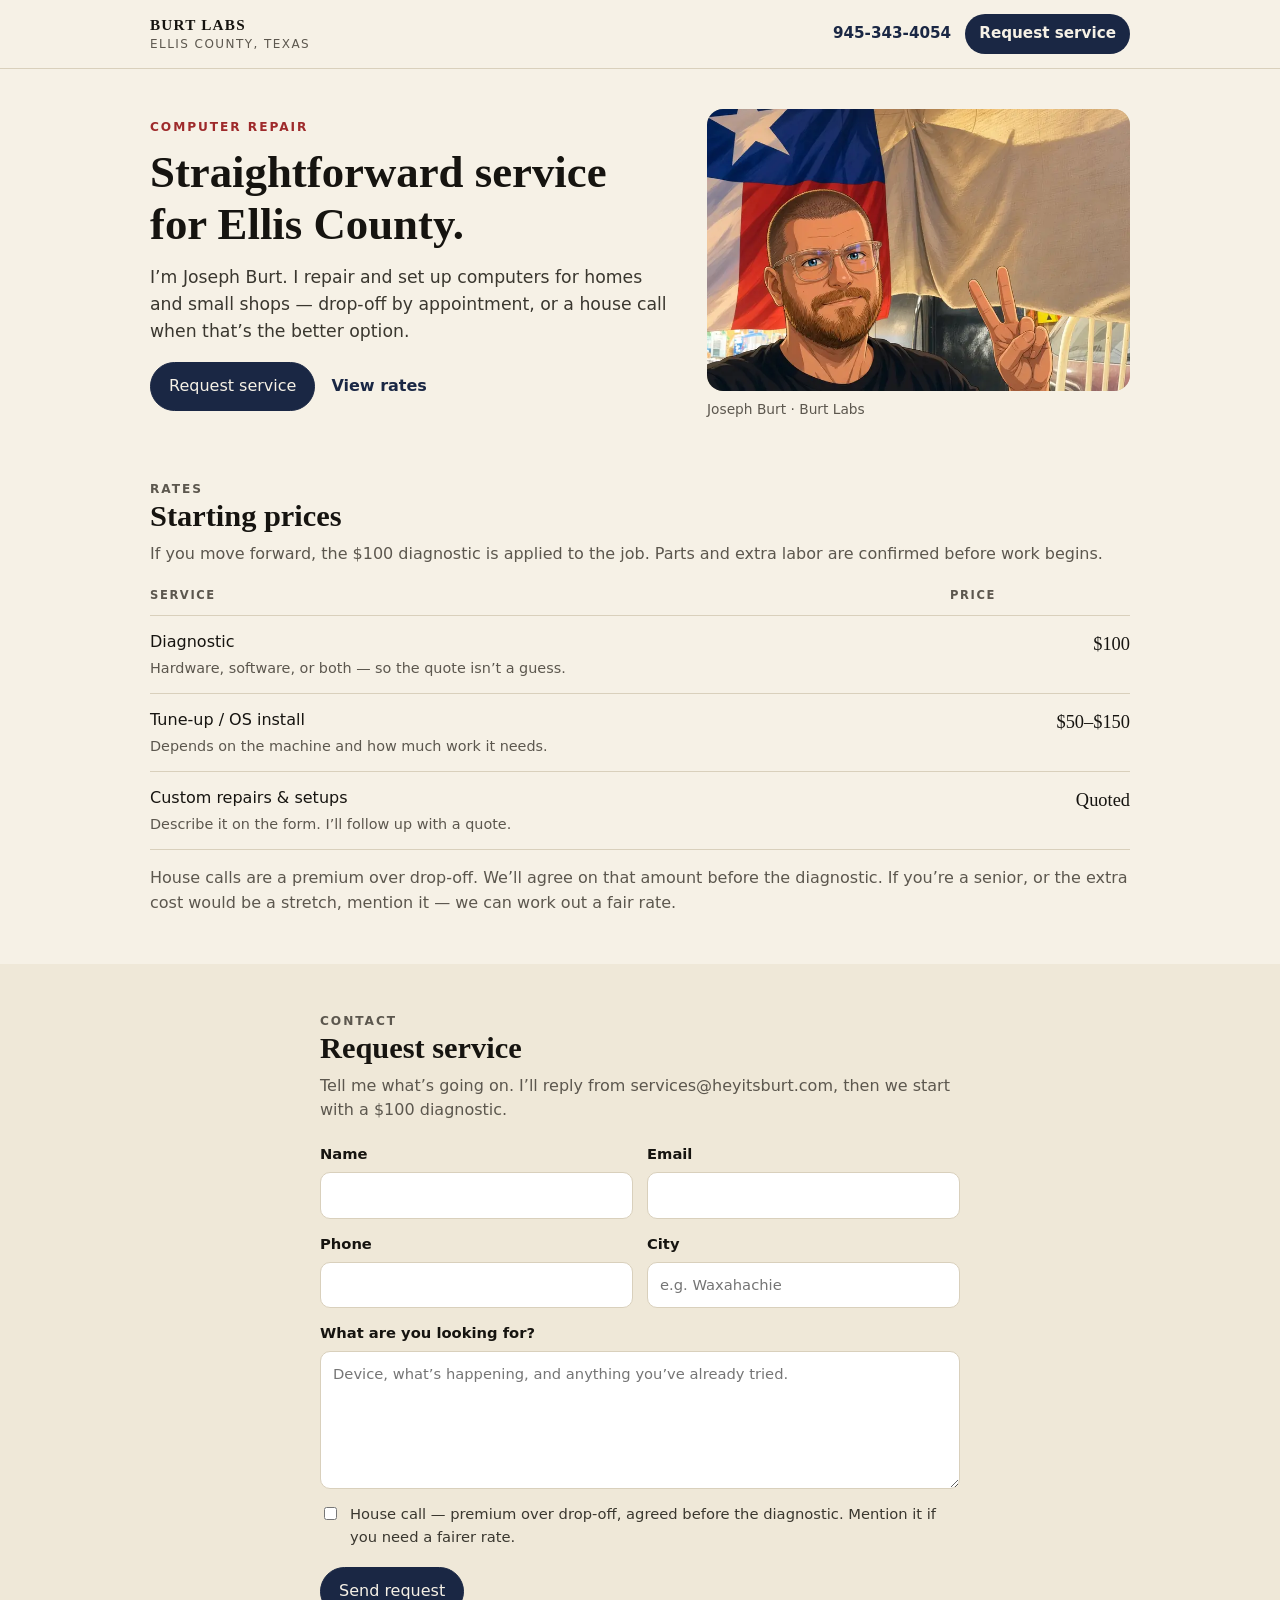
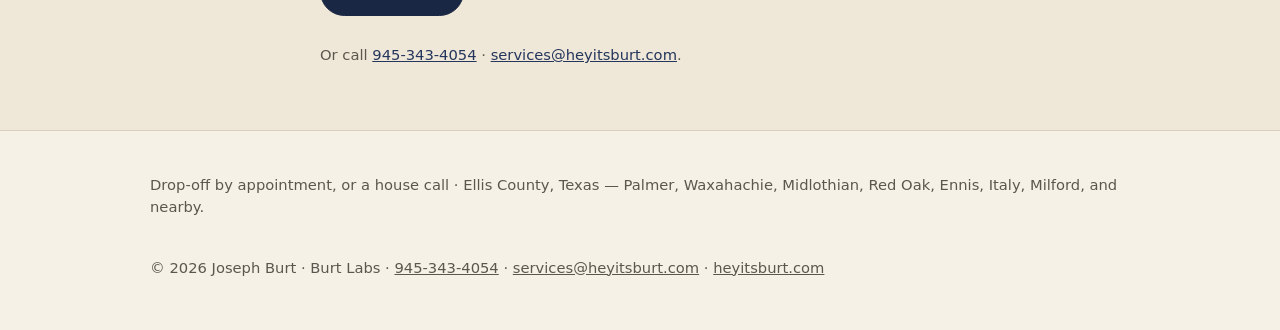
<file: index.html>
<!DOCTYPE html>
<html lang="en">
<head>
  <meta charset="utf-8">
  <meta name="viewport" content="width=device-width, initial-scale=1">
  <title>Burt Labs Services — Computer Repair in Ellis County, Texas</title>
  <meta name="description" content="Computer repair for Ellis County, Texas. Diagnostics, tune-ups, OS installs, and custom setups. Drop-off or house call by appointment.">
  <link rel="canonical" href="https://services.burtlabs.org/">
  <meta name="theme-color" content="#1a2744">
  <meta name="geo.region" content="US-TX">
  <meta name="geo.placename" content="Ellis County, Texas">
  <meta property="og:type" content="website">
  <meta property="og:url" content="https://services.burtlabs.org/">
  <meta property="og:title" content="Burt Labs Services — Ellis County, Texas">
  <meta property="og:description" content="Computer repair for homes and small shops in Ellis County. Drop-off or house call by appointment.">
  <meta property="og:image" content="https://services.burtlabs.org/assets/og.jpg">
  <meta property="og:image:width" content="1200">
  <meta property="og:image:height" content="630">
  <meta name="twitter:card" content="summary_large_image">
  <link rel="icon" href="data:image/svg+xml,%3Csvg xmlns='http://www.w3.org/2000/svg' viewBox='0 0 64 64'%3E%3Crect width='64' height='64' rx='10' fill='%231a2744'/%3E%3Cpolygon points='32,10 38,24 54,26 42,36 46,52 32,43 18,52 22,36 10,26 26,24' fill='%23f4f0e6'/%3E%3C/svg%3E">
  <link rel="preload" as="image" href="assets/burt-portrait-800.webp" type="image/webp" imagesrcset="assets/burt-portrait-800.webp 800w, assets/burt-portrait-1200.webp 1200w" imagesizes="(max-width: 820px) 92vw, 28rem">
  <script type="application/ld+json">
    {"@context":"https://schema.org","@type":"LocalBusiness","name":"Burt Labs Services","url":"https://services.burtlabs.org/","telephone":"+19453434054","email":"services@heyitsburt.com","image":"https://services.burtlabs.org/assets/og.jpg","address":{"@type":"PostalAddress","addressLocality":"Palmer","addressRegion":"TX","addressCountry":"US"},"areaServed":{"@type":"AdministrativeArea","name":"Ellis County, Texas"},"openingHours":"By appointment","description":"Computer repair for homes and small shops in Ellis County, Texas. Drop-off and house calls by appointment."}
  </script>
  <style>
    :root {
      --ink: #161410;
      --muted: #5c574e;
      --paper: #f6f1e6;
      --paper-2: #efe8d8;
      --line: #d9d0bc;
      --navy: #1a2744;
      --navy-2: #24365c;
      --red: #9e2a2b;
    }
    * { box-sizing: border-box; }
    html { scroll-behavior: smooth; scroll-padding-top: 88px; }
    body {
      margin: 0;
      font-family: system-ui, "Segoe UI", sans-serif;
      color: var(--ink);
      background: var(--paper);
      line-height: 1.55;
    }
    img { max-width: 100%; display: block; }
    a { color: var(--navy-2); }
    .skip { position: absolute; left: -999px; top: 0; }
    .skip:focus { left: 12px; background: #fff; padding: 8px 12px; z-index: 20; }
    .wrap { width: min(980px, calc(100% - 40px)); margin-inline: auto; }
    .wrap.narrow { width: min(640px, calc(100% - 40px)); }

    .site-header {
      position: sticky;
      top: 0;
      z-index: 10;
      background: var(--paper);
      border-bottom: 1px solid var(--line);
    }
    .bar {
      display: flex;
      align-items: center;
      justify-content: space-between;
      min-height: 68px;
      gap: 16px;
    }
    .mark { text-decoration: none; color: var(--ink); line-height: 1.1; }
    .mark-name {
      display: block;
      font-family: Georgia, "Times New Roman", serif;
      font-weight: 600;
      letter-spacing: 0.08em;
      font-size: 0.95rem;
    }
    .mark-sub {
      font-size: 0.75rem;
      color: var(--muted);
      letter-spacing: 0.12em;
      text-transform: uppercase;
    }
    .nav-end {
      display: flex;
      align-items: center;
      gap: 14px;
      flex-shrink: 0;
    }
    .nav-phone {
      text-decoration: none;
      color: var(--navy);
      font-weight: 600;
      font-size: 0.95rem;
      white-space: nowrap;
    }
    .nav-cta {
      background: var(--navy);
      color: var(--paper) !important;
      text-decoration: none;
      padding: 8px 14px;
      border-radius: 999px;
      font-weight: 600;
      font-size: 0.95rem;
      white-space: nowrap;
    }

    .hero { padding: 40px 0 12px; }
    .hero-grid {
      display: grid;
      grid-template-columns: 1.1fr 0.9fr;
      gap: 40px;
      align-items: center;
    }
    .eyebrow {
      text-transform: uppercase;
      letter-spacing: 0.16em;
      font-size: 0.76rem;
      color: var(--red);
      font-weight: 600;
      margin: 0 0 10px;
    }
    h1, h2 {
      font-family: Georgia, "Times New Roman", serif;
      font-weight: 600;
      line-height: 1.15;
    }
    h1 { font-size: clamp(2rem, 4vw, 2.8rem); margin: 0 0 14px; }
    h2 { font-size: clamp(1.5rem, 3vw, 1.9rem); margin: 0 0 8px; }
    .lede { font-size: 1.08rem; color: #3a372f; max-width: 36rem; margin: 0 0 18px; }
    .hero-actions { display: flex; gap: 16px; flex-wrap: wrap; align-items: center; }
    .fine { color: var(--muted); font-size: 0.92rem; }

    .btn {
      display: inline-flex;
      align-items: center;
      justify-content: center;
      text-decoration: none;
      border: 1px solid var(--navy);
      border-radius: 999px;
      padding: 11px 18px;
      font-weight: 600;
      color: var(--navy);
      background: transparent;
      cursor: pointer;
      font: inherit;
    }
    .btn.primary { background: var(--navy); color: var(--paper); }
    .text-link { font-weight: 600; text-decoration: none; color: var(--navy); }

    .portrait { margin: 0; }
    .portrait-frame {
      overflow: hidden;
      border-radius: 16px;
      aspect-ratio: 3 / 2;
      background: #d7c7a6;
    }
    .portrait-frame img {
      width: 100%;
      height: 100%;
      object-fit: cover;
      object-position: 22% 50%;
    }
    .portrait figcaption { margin-top: 8px; color: var(--muted); font-size: 0.86rem; }

    .section { padding: 48px 0; }
    .section.muted { background: var(--paper-2); }
    .section-head { margin-bottom: 20px; }
    .section-head p { margin: 0; color: var(--muted); }

    .rates {
      width: 100%;
      border-collapse: collapse;
    }
    .rates th {
      text-align: left;
      font-size: 0.72rem;
      letter-spacing: 0.14em;
      text-transform: uppercase;
      color: var(--muted);
      font-weight: 600;
      padding: 0 0 10px;
      border-bottom: 1px solid var(--line);
    }
    .rates td {
      padding: 14px 0;
      border-bottom: 1px solid var(--line);
      vertical-align: top;
    }
    .rates td:last-child {
      text-align: right;
      white-space: nowrap;
      font-family: Georgia, "Times New Roman", serif;
      font-size: 1.15rem;
      padding-left: 20px;
    }
    .rates .desc {
      display: block;
      color: var(--muted);
      font-size: 0.9rem;
      font-weight: 400;
      margin-top: 2px;
    }
    .note { color: var(--muted); margin: 16px 0 0; }

    .form { display: grid; gap: 14px; }
    label { display: grid; gap: 6px; font-weight: 600; font-size: 0.92rem; }
    input, textarea {
      font: inherit;
      font-weight: 400;
      padding: 11px 12px;
      border: 1px solid var(--line);
      border-radius: 10px;
      background: #fff;
      color: var(--ink);
    }
    textarea { resize: vertical; }
    .row.two { display: grid; grid-template-columns: 1fr 1fr; gap: 14px; }
    .check {
      display: flex;
      gap: 10px;
      align-items: flex-start;
      font-weight: 400;
      color: #3a372f;
    }
    .check input { margin-top: 4px; }
    .hp { position: absolute; left: -9999px; height: 0; width: 0; opacity: 0; }
    .form .btn { justify-self: start; margin-top: 4px; }

    .site-footer {
      border-top: 1px solid var(--line);
      padding: 28px 0 36px;
      color: var(--muted);
      font-size: 0.92rem;
    }
    .foot { display: grid; gap: 8px; }
    .site-footer a { color: var(--muted); }

    @media (max-width: 820px) {
      .hero-grid { grid-template-columns: 1fr; gap: 22px; }
      .portrait { order: -1; }
      .portrait-frame { max-height: 240px; }
      .row.two { grid-template-columns: 1fr; }
      .nav-cta { display: none; }
      .mark-name, .mark-sub { white-space: nowrap; }
    }
    @media (prefers-reduced-motion: reduce) {
      html { scroll-behavior: auto; }
    }
  </style>
</head>
<body>
  <a class="skip" href="#main">Skip to content</a>

  <header class="site-header">
    <div class="wrap bar">
      <a class="mark" href="#top">
        <span class="mark-name">BURT LABS</span>
        <span class="mark-sub">Ellis County, Texas</span>
      </a>
      <div class="nav-end">
        <a class="nav-phone" href="tel:+19453434054">945-343-4054</a>
        <a class="nav-cta" href="#contact">Request service</a>
      </div>
    </div>
  </header>

  <main id="main">
    <section class="hero" id="top">
      <div class="wrap hero-grid">
        <div>
          <p class="eyebrow">Computer repair</p>
          <h1>Straightforward service for Ellis County.</h1>
          <p class="lede">I’m Joseph Burt. I repair and set up computers for homes and small shops — drop-off by appointment, or a house call when that’s the better option.</p>
          <div class="hero-actions">
            <a class="btn primary" href="#contact">Request service</a>
            <a class="text-link" href="#rates">View rates</a>
          </div>
        </div>
        <figure class="portrait">
          <div class="portrait-frame">
            <picture>
              <source type="image/webp" srcset="assets/burt-portrait-800.webp 800w, assets/burt-portrait-1200.webp 1200w" sizes="(max-width: 820px) 92vw, 28rem">
              <img src="assets/burt-portrait.jpg" width="1200" height="800" alt="Joseph Burt at home in Texas, with the Texas flag behind him." fetchpriority="high" decoding="async">
            </picture>
          </div>
          <figcaption>Joseph Burt · Burt Labs</figcaption>
        </figure>
      </div>
    </section>

    <section id="rates" class="section">
      <div class="wrap">
        <header class="section-head">
          <p class="eyebrow">Rates</p>
          <h2>Starting prices</h2>
          <p>If you move forward, the $100 diagnostic is applied to the job. Parts and extra labor are confirmed before work begins.</p>
        </header>
        <table class="rates">
          <thead>
            <tr>
              <th>Service</th>
              <th>Price</th>
            </tr>
          </thead>
          <tbody>
            <tr>
              <td>Diagnostic<span class="desc">Hardware, software, or both — so the quote isn’t a guess.</span></td>
              <td>$100</td>
            </tr>
            <tr>
              <td>Tune-up / OS install<span class="desc">Depends on the machine and how much work it needs.</span></td>
              <td>$50–$150</td>
            </tr>
            <tr>
              <td>Custom repairs &amp; setups<span class="desc">Describe it on the form. I’ll follow up with a quote.</span></td>
              <td>Quoted</td>
            </tr>
          </tbody>
        </table>
        <p class="note">House calls are a premium over drop-off. We’ll agree on that amount before the diagnostic. If you’re a senior, or the extra cost would be a stretch, mention it — we can work out a fair rate.</p>
      </div>
    </section>

    <section id="contact" class="section muted">
      <div class="wrap narrow">
        <header class="section-head">
          <p class="eyebrow">Contact</p>
          <h2 id="contact-title">Request service</h2>
          <p id="form-intro">Tell me what’s going on. I’ll reply from services@heyitsburt.com, then we start with a $100 diagnostic.</p>
        </header>

        <div id="sent" hidden>
          <p class="lede">Thanks. I’ll follow up at the email you provided. If you don’t hear back within a day, write to <a href="mailto:services@heyitsburt.com">services@heyitsburt.com</a>.</p>
        </div>

        <form class="form" id="request-form" action="https://formsubmit.co/services@heyitsburt.com" method="POST">
          <input type="hidden" name="_subject" value="Burt Labs service request — Ellis County">
          <input type="hidden" name="_template" value="table">
          <input type="hidden" name="_next" value="https://services.burtlabs.org/?sent=1#contact">
          <input type="hidden" name="_captcha" value="false">
          <input type="hidden" name="_autoresponse" value="Thanks for writing Burt Labs. I received your service request and will follow up at this email. — Joseph Burt, Ellis County, Texas">
          <input type="text" name="_honey" class="hp" tabindex="-1" autocomplete="off" aria-hidden="true">

          <div class="row two">
            <label>
              <span>Name</span>
              <input type="text" name="name" required autocomplete="name">
            </label>
            <label>
              <span>Email</span>
              <input type="email" name="email" required autocomplete="email">
            </label>
          </div>
          <div class="row two">
            <label>
              <span>Phone</span>
              <input type="tel" name="phone" required autocomplete="tel">
            </label>
            <label>
              <span>City</span>
              <input type="text" name="city" placeholder="e.g. Waxahachie" required>
            </label>
          </div>
          <label>
            <span>What are you looking for?</span>
            <textarea name="message" rows="5" required placeholder="Device, what’s happening, and anything you’ve already tried."></textarea>
          </label>
          <label class="check">
            <input type="checkbox" name="house_call" value="Yes">
            <span>House call — premium over drop-off, agreed before the diagnostic. Mention it if you need a fairer rate.</span>
          </label>
          <button class="btn primary" type="submit">Send request</button>
          <p class="fine">Or call <a href="tel:+19453434054">945-343-4054</a> · <a href="mailto:services@heyitsburt.com">services@heyitsburt.com</a>.</p>
        </form>
      </div>
    </section>
  </main>

  <footer class="site-footer">
    <div class="wrap foot">
      <p>Drop-off by appointment, or a house call · Ellis County, Texas — Palmer, Waxahachie, Midlothian, Red Oak, Ennis, Italy, Milford, and nearby.</p>
      <p>© <span id="y"></span> Joseph Burt · Burt Labs · <a href="tel:+19453434054">945-343-4054</a> · <a href="mailto:services@heyitsburt.com">services@heyitsburt.com</a> · <a href="https://heyitsburt.com">heyitsburt.com</a></p>
    </div>
  </footer>
  <script>
    document.getElementById("y").textContent = new Date().getFullYear();
    if (new URLSearchParams(location.search).has("sent")) {
      document.getElementById("sent").hidden = false;
      document.getElementById("request-form").hidden = true;
      document.getElementById("form-intro").hidden = true;
      document.getElementById("contact-title").textContent = "Request received.";
    }
  </script>
</body>
</html>
</file>
